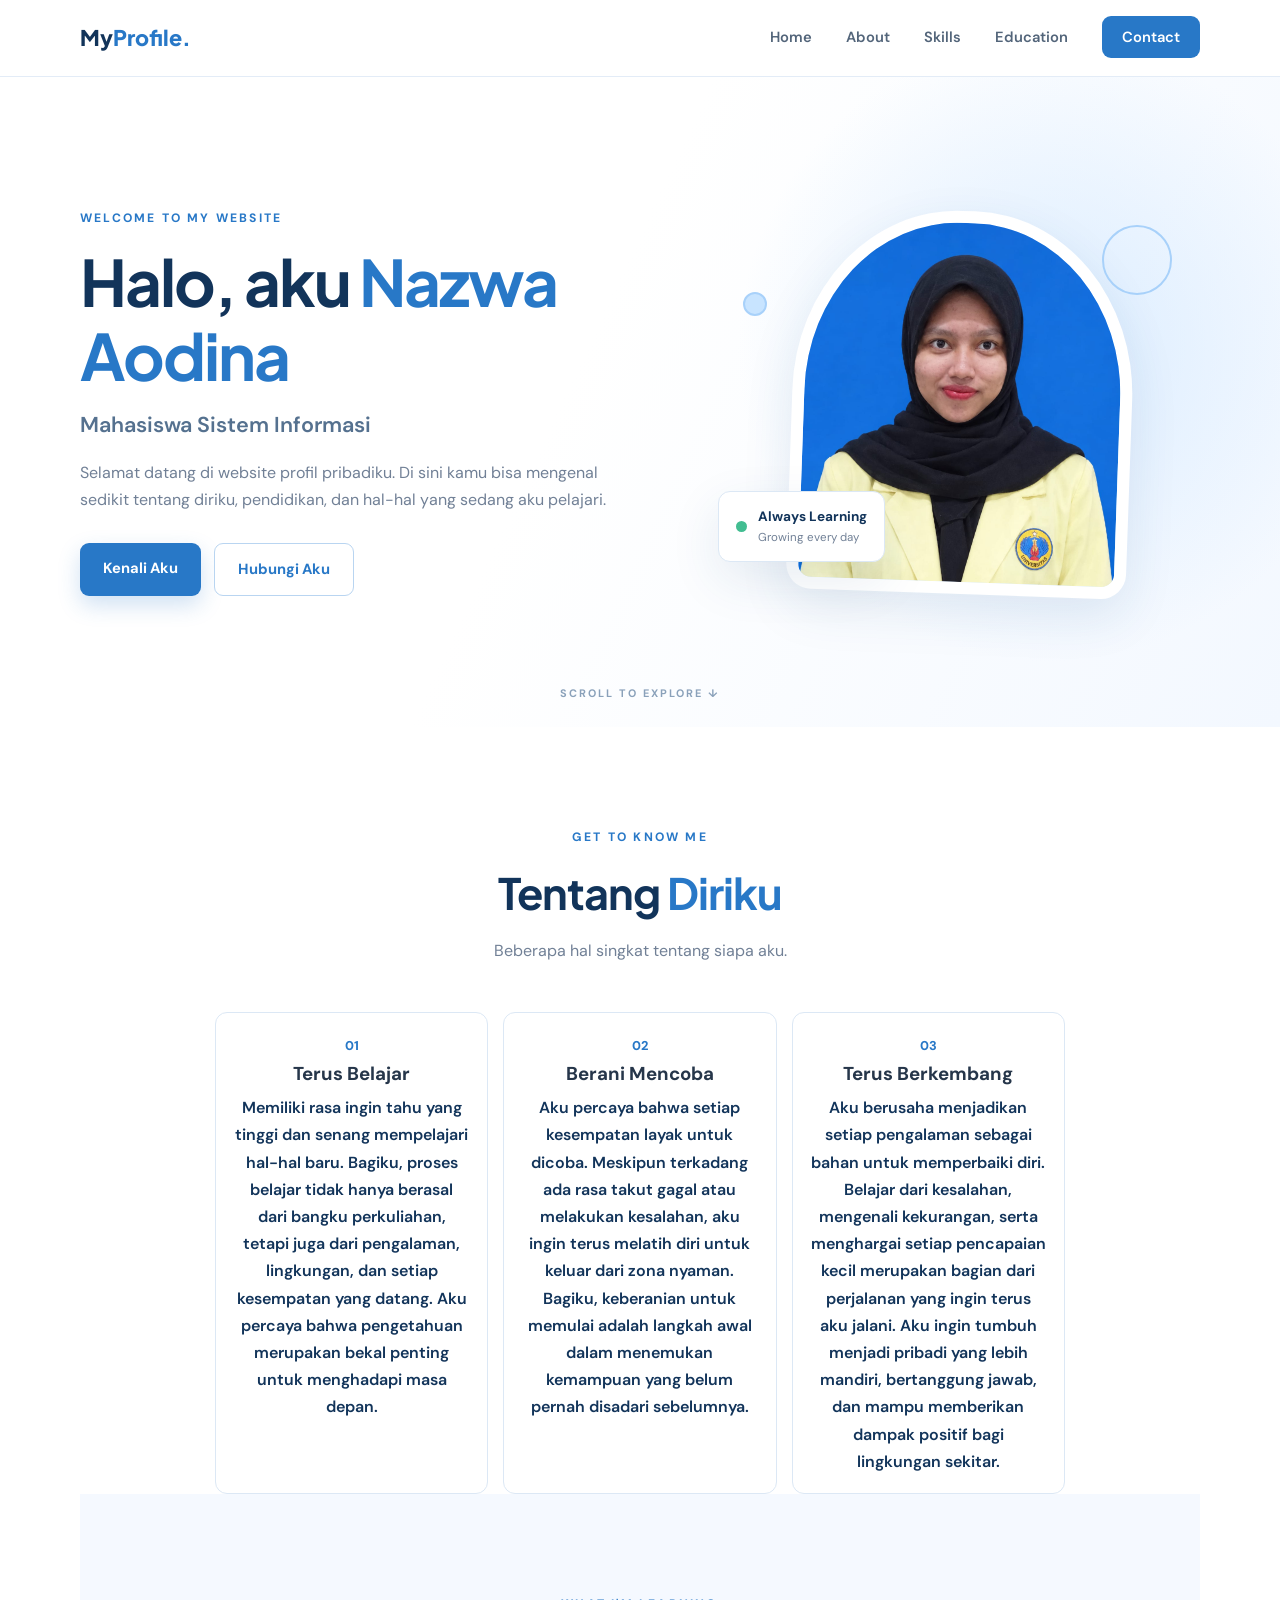
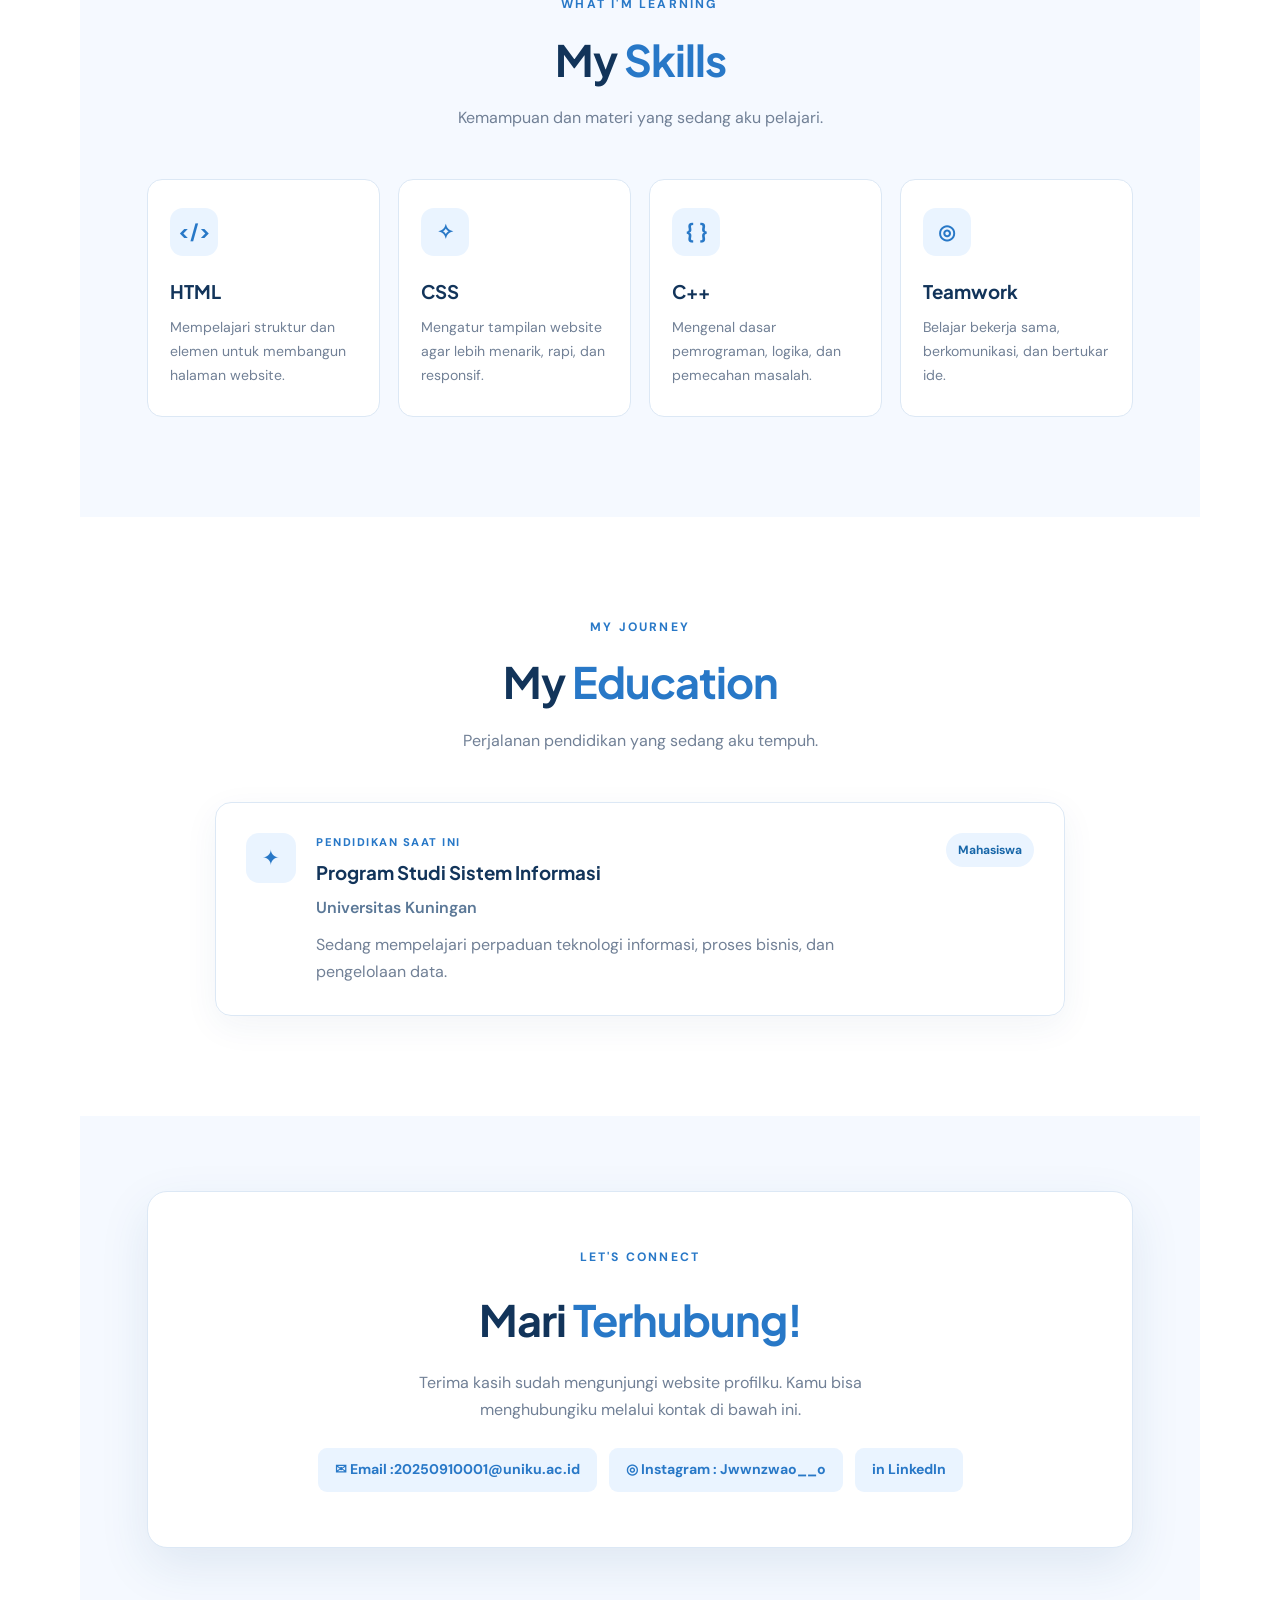
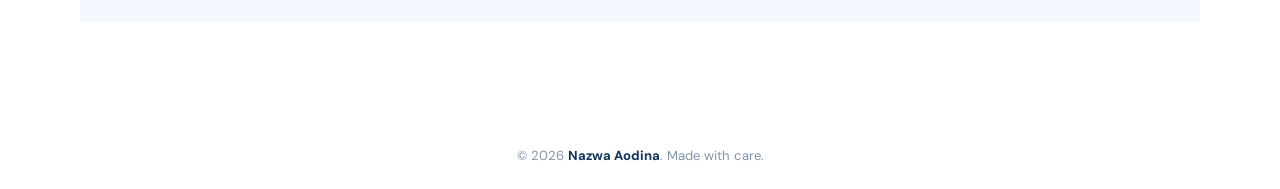
<file: index.html>
<!DOCTYPE html>
<html lang="id">
<head>
    <meta charset="UTF-8">
    <meta name="viewport" content="width=device-width, initial-scale=1.0">
    <meta name="description" content="Website profil pribadi">
    <title>My Profile | Nama Kamu</title>
    <link rel="stylesheet" href="WEB PROFIL-style.css">
</head>
<body>

    <!-- NAVIGASI -->
    <header class="header">
        <nav class="navbar container">
            <a href="#home" class="logo">My<span>Profile.</span></a>

            <input type="checkbox" id="menu-toggle" class="menu-toggle">
            <label for="menu-toggle" class="menu-icon">☰</label>

            <ul class="nav-menu">
                <li><a href="#home">Home</a></li>
                <li><a href="#about">About</a></li>
                <li><a href="#skills">Skills</a></li>
                <li><a href="#education">Education</a></li>
                <li><a href="#contact" class="nav-contact">Contact</a></li>
            </ul>
        </nav>
    </header>

    <main>

        <!-- HOME -->
        <section class="hero section" id="home">
            <div class="container hero-content">

                <div class="hero-text">
                    <p class="eyebrow">WELCOME TO MY WEBSITE</p>

                    <h1>Halo, aku <span>Nazwa Aodina</span></h1>

                    <h2>Mahasiswa Sistem Informasi</h2>

                    <p class="hero-description">
                        Selamat datang di website profil pribadiku.
                        Di sini kamu bisa mengenal sedikit tentang diriku,
                        pendidikan, dan hal-hal yang sedang aku pelajari.
                    </p>

                    <div class="hero-buttons">
                        <a href="#about" class="button button-primary">
                            Kenali Aku
                        </a>

                        <a href="#contact" class="button button-outline">
                            Hubungi Aku
                        </a>
                    </div>
                </div>

                <div class="hero-visual">
                    <div class="photo-frame">
                        <img src="nazwa.jpg.jpeg" alt="Foto profil">
                    </div>

                    <div class="floating-note">
                        <span class="note-dot"></span>
                        <div>
                            <strong>Always Learning</strong>
                            <small>Growing every day</small>
                        </div>
                    </div>

                    <span class="decor decor-one"></span>
                    <span class="decor decor-two"></span>
                </div>

            </div>

            <a href="#about" class="scroll-hint">
                SCROLL TO EXPLORE ↓
            </a>
        </section>

        <!-- ABOUT -->
        <section class="section about-section" id="about">
            <div class="container">

                <div class="section-heading">
                    <p class="eyebrow">GET TO KNOW ME</p>
                    <h2>Tentang <span>Diriku</span></h2>
                    <p>Beberapa hal singkat tentang siapa aku.</p>
                </div>
                
<div class="mini-facts">

    <div class="fact">
        <span>01</span>
        <h3>Terus Belajar</h3>
        <p>
            Memiliki rasa ingin tahu yang tinggi dan senang
            mempelajari hal-hal baru. Bagiku, proses belajar
            tidak hanya berasal dari bangku perkuliahan,
            tetapi juga dari pengalaman, lingkungan, dan
            setiap kesempatan yang datang. Aku percaya
            bahwa pengetahuan merupakan bekal penting
            untuk menghadapi masa depan.
        </p>
    </div>

    <div class="fact">
        <span>02</span>
        <h3>Berani Mencoba</h3>
        <p>
            Aku percaya bahwa setiap kesempatan layak
            untuk dicoba. Meskipun terkadang ada rasa takut
            gagal atau melakukan kesalahan, aku ingin terus
            melatih diri untuk keluar dari zona nyaman.
            Bagiku, keberanian untuk memulai adalah langkah
            awal dalam menemukan kemampuan yang belum
            pernah disadari sebelumnya.
        </p>
    </div>

    <div class="fact">
        <span>03</span>
        <h3>Terus Berkembang</h3>
        <p>
            Aku berusaha menjadikan setiap pengalaman
            sebagai bahan untuk memperbaiki diri. Belajar
            dari kesalahan, mengenali kekurangan, serta
            menghargai setiap pencapaian kecil merupakan
            bagian dari perjalanan yang ingin terus aku jalani.
            Aku ingin tumbuh menjadi pribadi yang lebih mandiri,
            bertanggung jawab, dan mampu memberikan dampak
            positif bagi lingkungan sekitar.
        </p>
    </div>

</div>

        <section class="section skills-section" id="skills">
            <div class="container">

                <div class="section-heading">
                    <p class="eyebrow">WHAT I'M LEARNING</p>
                    <h2>My <span>Skills</span></h2>
                    <p>Kemampuan dan materi yang sedang aku pelajari.</p>
                </div>

                <div class="skills-grid">

                    <article class="skill-card">
                        <div class="skill-symbol">&lt;/&gt;</div>
                        <h3>HTML</h3>
                        <p>
                            Mempelajari struktur dan elemen
                            untuk membangun halaman website.
                        </p>
                    </article>

                    <article class="skill-card">
                        <div class="skill-symbol">✧</div>
                        <h3>CSS</h3>
                        <p>
                            Mengatur tampilan website agar lebih
                            menarik, rapi, dan responsif.
                        </p>
                    </article>

                    <article class="skill-card">
                        <div class="skill-symbol">{ }</div>
                        <h3>C++</h3>
                        <p>
                            Mengenal dasar pemrograman, logika,
                            dan pemecahan masalah.
                        </p>
                    </article>

                    <article class="skill-card">
                        <div class="skill-symbol">◎</div>
                        <h3>Teamwork</h3>
                        <p>
                            Belajar bekerja sama, berkomunikasi,
                            dan bertukar ide.
                        </p>
                    </article>

                </div>
            </div>
        </section>

        <!-- EDUCATION -->
        <section class="section education-section" id="education">
            <div class="container">

                <div class="section-heading">
                    <p class="eyebrow">MY JOURNEY</p>
                    <h2>My <span>Education</span></h2>
                    <p>Perjalanan pendidikan yang sedang aku tempuh.</p>
                </div>

                <div class="education-card">

                    <div class="education-mark">✦</div>

                    <div>
                        <p class="education-label">
                            PENDIDIKAN SAAT INI
                        </p>

                        <h3>Program Studi Sistem Informasi</h3>

                        <p class="education-place">
                            Universitas Kuningan
                        </p>

                        <p class="education-description">
                            Sedang mempelajari perpaduan teknologi informasi,
                            proses bisnis, dan pengelolaan data.
                        </p>
                    </div>

                    <span class="education-status">Mahasiswa</span>

                </div>
            </div>
        </section>

        <!-- CONTACT -->
        <section class="section contact-section" id="contact">
            <div class="container contact-box">

                <p class="eyebrow">LET'S CONNECT</p>

                <h2>Mari <span>Terhubung!</span></h2>

                <p>
                    Terima kasih sudah mengunjungi website profilku.
                    Kamu bisa menghubungiku melalui kontak di bawah ini.
                </p>

                <div class="contact-links">
                    <a href="mailto:emailkamu@example.com">
                        ✉ Email :20250910001@uniku.ac.id
                    </a>

                    <a href="https://www.instagram.com/"
                       target="_blank"
                       rel="noopener noreferrer">
                        ◎ Instagram : Jwwnzwao__o
                    </a>

                    <a href="https://www.linkedin.com/"
                       target="_blank"
                       rel="noopener noreferrer">
                        in LinkedIn
                    </a>
                </div>

            </div>
        </section>

    </main>

    <!-- FOOTER -->
    <footer class="footer">
        <p>© 2026 <strong>Nazwa Aodina</strong>. Made with care.</p>
    </footer>

</body>
</html>
</file>
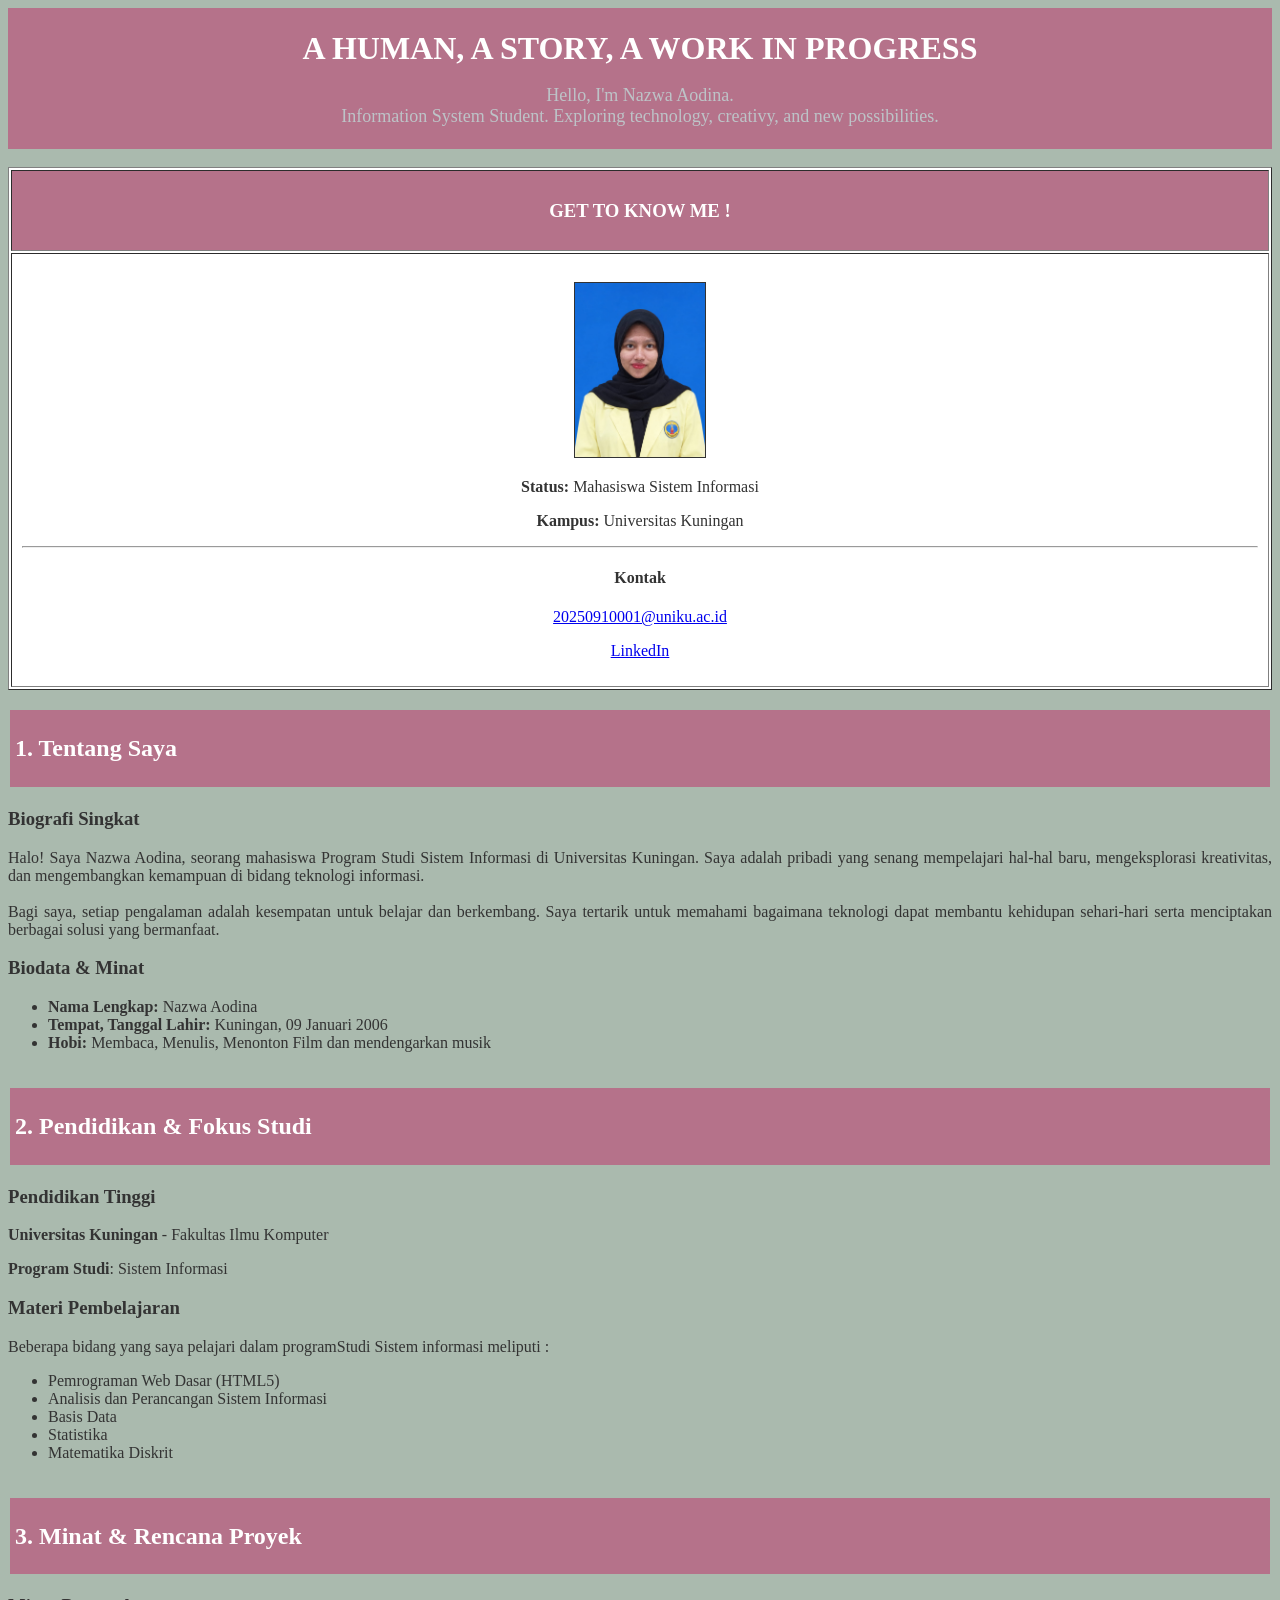
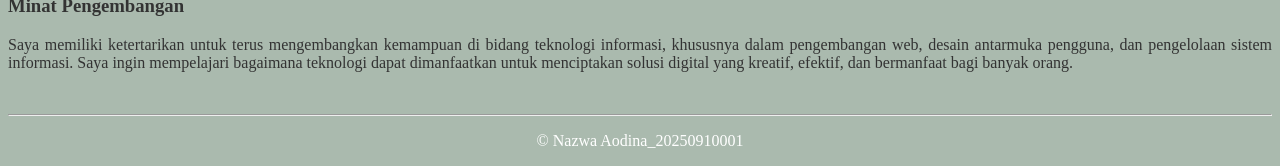
<file: Nazwaaodina.html>
<!DOCTYPE html>
<html lang="id">
<head>
    <meta charset="UTF-8">
    <meta name="viewport" content="width=device-width, initial-scale=1.0">
    <title>Get to Know Nazwa</title>
</head>

<body bgcolor="AABAAE" text="#333333">

    <header>
        <table width="100%" bgcolor="#B5728A" cellpadding="20">
            <tr>
                <td>
                    <center>
                    <font color="#ffffff" size="6"><b>A HUMAN, A STORY, A WORK IN PROGRESS </b></font><br>
                    <br>
                    <font color="#bdc3c7" size="4">Hello, I'm Nazwa Aodina.
                        <br> Information System Student. 
                        Exploring technology, creativy, and new possibilities.
                        </center>
                    </font>
                </td>
            </tr>
        </table>
    </header>

    <br>

   
    <aside>
        <table border="1" cellpadding="10" bgcolor="#ffffff" width="100%">
            <tr>
                <td bgcolor="#B5728A ">
                    <center>
                    <font color="#ffffff"><b><h3>GET TO KNOW ME ! </h3></b></font>
                    </center>
                </td>
            </tr>
            <tr>
                <td align="center">
                    <br>
                    <img src="nazwa.jpg.jpeg" alt="Foto Profil" width="130" border="1">
                    <p><b>Status:</b> Mahasiswa Sistem Informasi</p>
                    <p><b>Kampus:</b> Universitas Kuningan</p>
                    <hr>
                    <h4>Kontak</h4>
                    <p><a href="mailto:email@uniku.ac.id">20250910001@uniku.ac.id</a></p>
                    <p><a href="https://linkedin.com" target="_blank">LinkedIn</a></p>
                </td>
            </tr>
        </table>
    </aside>

    <br>         
    <main>

        <section>
            <table border="0" width="100%" cellpadding="5">
                <tr>
                    <td bgcolor="#B5728A ">
                        <h2><font color="#ffffff">1. Tentang Saya</font></h2>
                    </td>
                </tr>
            </table>
            <article>
                <h3>Biografi Singkat</h3>
                <p align="justify">
                    Halo! Saya Nazwa Aodina, seorang mahasiswa Program Studi
    Sistem Informasi di Universitas Kuningan. Saya adalah pribadi
    yang senang mempelajari hal-hal baru, mengeksplorasi kreativitas,
    dan mengembangkan kemampuan di bidang teknologi informasi.

    <br> 
    <br>
    Bagi saya, setiap pengalaman adalah kesempatan untuk belajar
    dan berkembang. Saya tertarik untuk memahami bagaimana teknologi
    dapat membantu kehidupan sehari-hari serta menciptakan berbagai
    solusi yang bermanfaat.
                </p>
                <h3>Biodata & Minat</h3>
    <ul>
        <li><b>Nama Lengkap:</b> Nazwa Aodina</li>
        <li><b>Tempat, Tanggal Lahir:</b> Kuningan, 09 Januari 2006</li>
        <li><b>Hobi:</b> Membaca, Menulis, Menonton Film dan mendengarkan musik</li>
    </ul>
</article>
            </article>
        </section>

        <br>

        <section>
            <table border="0" width="100%" cellpadding="5">
                <tr>
                    <td bgcolor="#B5728A">
                        <h2><font color="#ffffff">2. Pendidikan & Fokus Studi</font></h2>
                    </td>
                </tr>
            </table>
            
            <article>
                <h3>Pendidikan Tinggi</h3>
                <p><b>Universitas Kuningan</b> - Fakultas Ilmu Komputer</p>
                <p><b>Program Studi</b>: Sistem Informasi</p>
            </article>

            <article>
                <h3>Materi Pembelajaran</h3>
                <p>Beberapa bidang yang saya pelajari dalam programStudi Sistem informasi meliputi :</p>
                <ul>
                    <li>Pemrograman Web Dasar (HTML5)</li>
                    <li>Analisis dan Perancangan Sistem Informasi</li>
                    <li>Basis Data</li>
                    <li> Statistika</li>
                    <li> Matematika Diskrit</li>
                </ul>
            </article>
        </section>

        <br>

        <section>
            <table border="0" width="100%" cellpadding="5">
                <tr>
                    <td bgcolor="#B5728A">
                        <h2><font color="#ffffff">3. Minat & Rencana Proyek</font></h2>
                    </td>
                </tr>
            </table>
            <article>
                <h3>Minat Pengembangan</h3>
                <p align="justify">
                Saya memiliki ketertarikan untuk terus mengembangkan kemampuan
    di bidang teknologi informasi, khususnya dalam pengembangan web,
    desain antarmuka pengguna, dan pengelolaan sistem informasi.
    Saya ingin mempelajari bagaimana teknologi dapat dimanfaatkan
    untuk menciptakan solusi digital yang kreatif, efektif, dan
    bermanfaat bagi banyak orang.
                </p>
            </article>
        </section>

    </main>

    <br>
    <hr>

    <footer>
        <p align="center"><font color="#ffffff">&copy; Nazwa Aodina_20250910001</font></p>
    </footer>

</body>
</html>
</file>
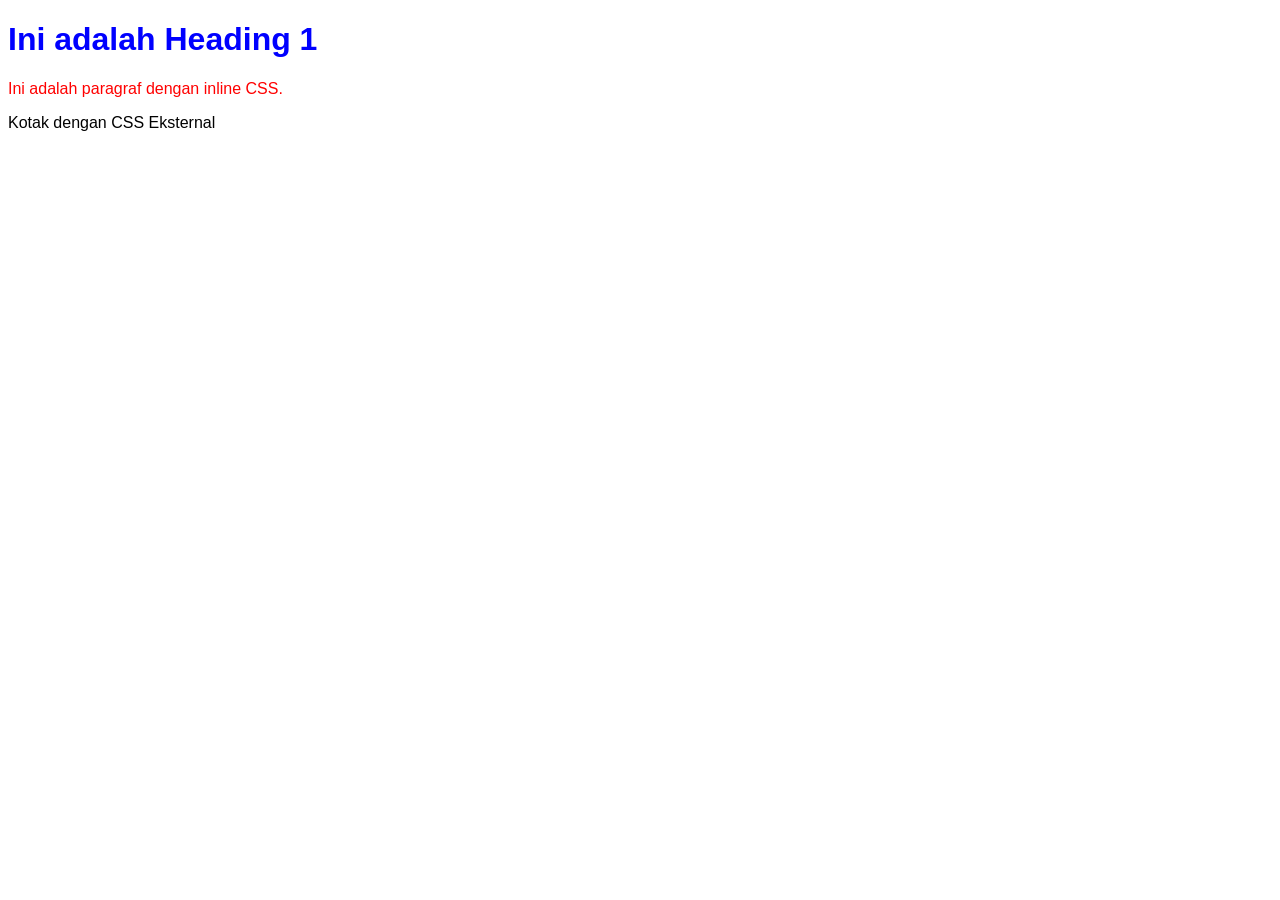
<file: Modul 3/Latihan03_01.html>
<!--index.html-->
<!DOCTYPE html>
<html lang="en">
    <head>
        <meta charset="UTF-8">
        <meta name="viewport" content="width=device-width, initial-scale=1.0">
        <title> Praktikum CSS</title>
        <!--Internal CSS-->
        <style>
            body {
                font-family: Arial, sans-serif;
            }
            h1 {
                color:blue;
            }
        </style>
        <!--External CSS-->
        <link rel="stylesheet" hre="style.css">
    </head>
    <body>
        <h1>Ini adalah Heading 1</h1>
        <p style="color:red;"> Ini adalah paragraf dengan inline CSS.</p>
        <div class="kotak"> Kotak dengan CSS Eksternal</div>
    </body>
</html>
</file>
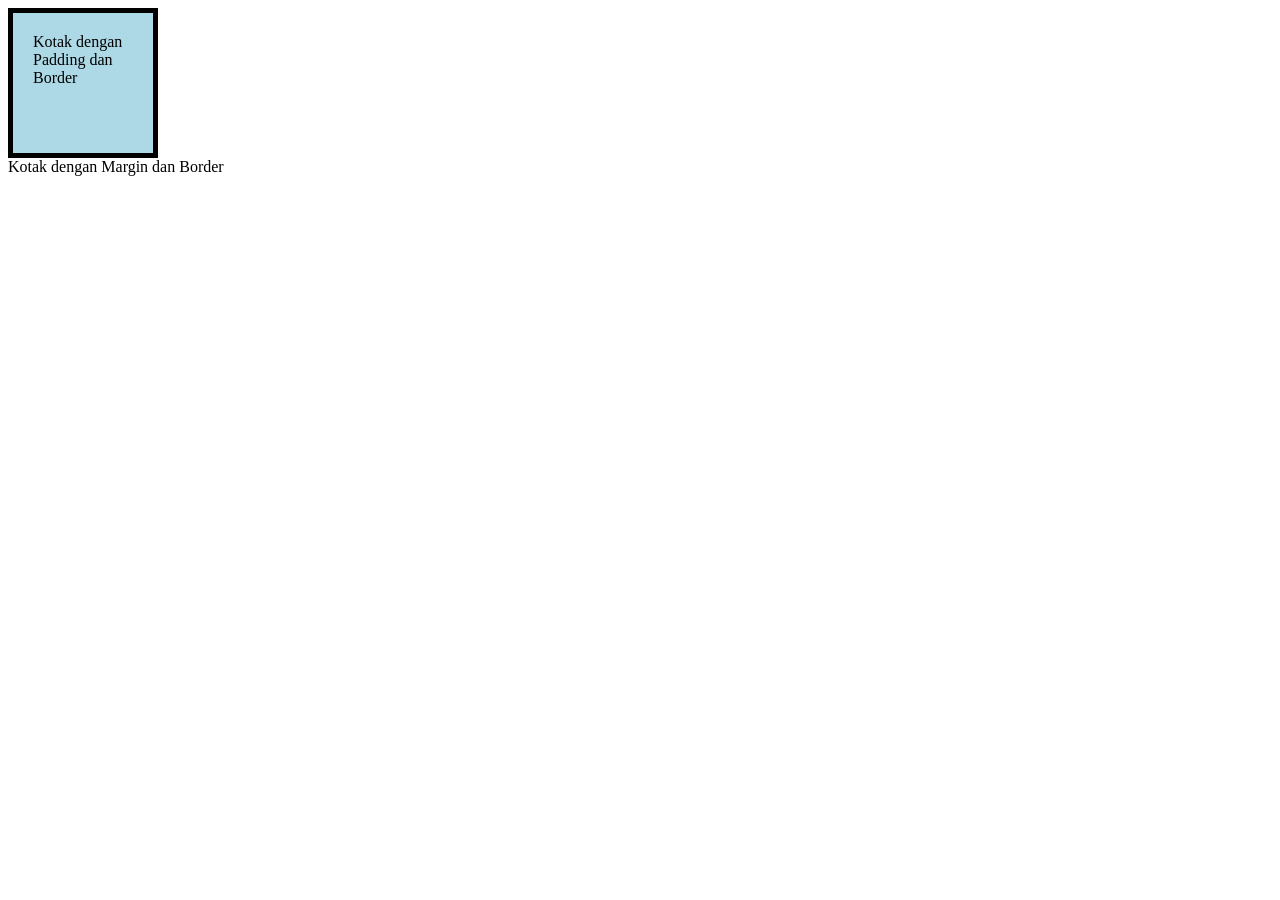
<file: Modul 3/Latihan03_03.html>
<!DOCTYPE html>
<html lang="en">
    <head>
        <meta charset="UTF-8">
        <meta name="viewport" content="width=device-width,initial-scale=1.0">
        <title>Praktikum Box Model</title>
        <link rel="stylesheet" href="stylesheet_03_03.css">
    </head>
    <body>
        <div class="kotak">Kotak dengan Padding dan Border</div>
        <div class="Kotak">Kotak dengan Margin dan Border</div>
    </body>
    </html>
</file>
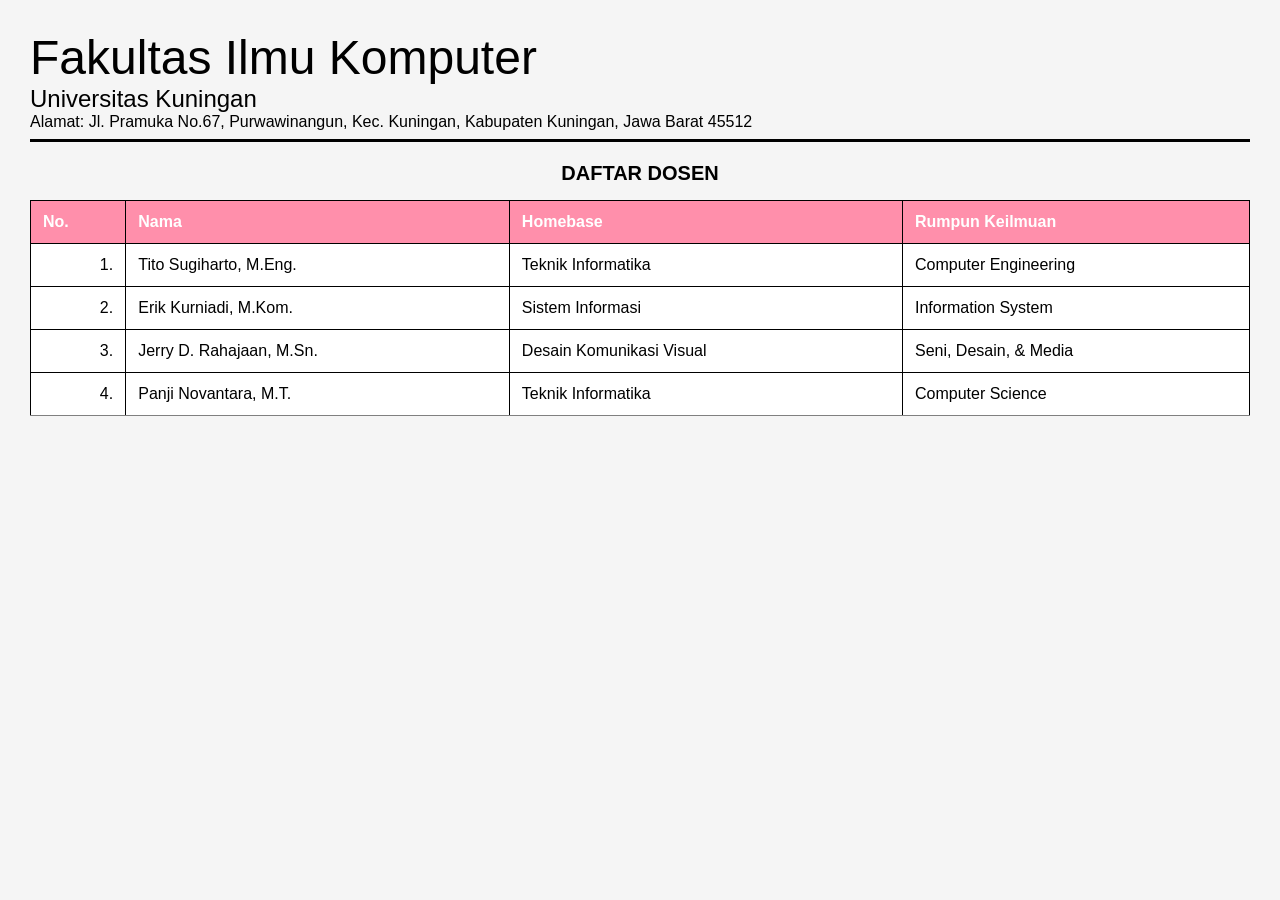
<file: Nazwa Aodina_20250910001/latihan_01_04.html>
<!DOCTYPE html>
<html lang="en">
<head>
    <meta charset="UTF-8">
    <meta name="viewport" content="width=device-width, initial-scale=1.0">
    <title>Latihan 04</title>
    <link rel="stylesheet" href="latihan_01_04-style.css">
</head>
<body>
    <font size="7">Fakultas Ilmu Komputer</font> <br>
    <font size="5">Universitas Kuningan</font> <br>
    <font size="3">
        Alamat: Jl. Pramuka No.67, Purwawinangun,
        Kec. Kuningan, Kabupaten Kuningan, Jawa Barat 45512</font>
    <hr size="3">
    <table border="1">
        <caption><strong>DAFTAR DOSEN</strong></caption>
        <tr>
            <th>No.</th>
            <th>Nama</th>
            <th>Homebase</th>
            <th>Rumpun Keilmuan</th>
        </tr>
        <tr>
            <td align="right">1.</td>
            <td>Tito Sugiharto, M.Eng.</td>
            <td>Teknik Informatika</td>
            <td>Computer Engineering</td>
        </tr>
        <tr>
            <td align="right">2.</td>
            <td>Erik Kurniadi, M.Kom.</td>
            <td>Sistem Informasi</td>
            <td>Information System</td>
        </tr>
        <tr>
            <td align="right">3.</td>
            <td>Jerry D. Rahajaan, M.Sn.</td>
            <td>Desain Komunikasi Visual</td>
            <td>Seni, Desain, & Media</td>
        </tr>
        <tr>
            <td align="right">4.</td>
            <td>Panji Novantara, M.T.</td>
            <td>Teknik Informatika</td>
            <td>Computer Science</td>
        </tr>
        <tr>
            <td align="right
</file>
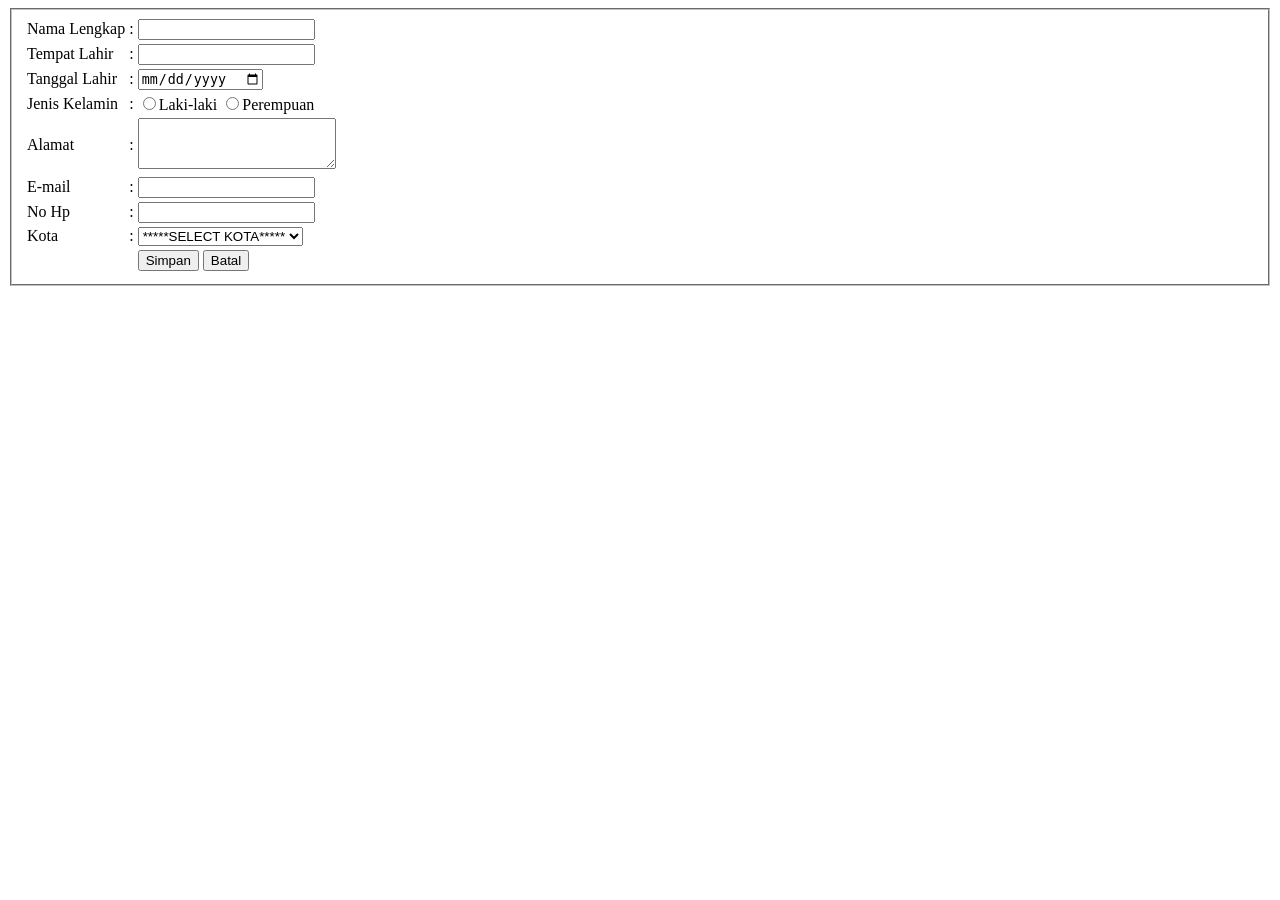
<file: Nazwa Aodina_20250910001/latihan_01_05.html>
<!DOCTYPE html>
<html lang="en">
    <head>
        <meta charset="UTF-8">
        <meta name="viewport" content="width=device-width, initial-scale=1.0">
        <title>Latihan 5</title>
        <link rel="stylesheet" href="latihan_01_05.html">
    </head>
    <body>
        <form action="">
            <fieldset>
                <table>
                    <tr>
                        <td>Nama Lengkap</td>
                        <td>:</td>
                        <td><input type="text"></td>
                    </tr>
                    <tr>
                        <td>Tempat Lahir</td>
                        <td>:</td>
                        <td><input type="text"></td>
                    </tr>
                    <tr>
                        <td>Tanggal Lahir</td>
                        <td>:</td>
                        <td><input type="Date"></td>
                    </tr>
                    <tr>
                        <td>Jenis Kelamin</td>
                        <td>:</td>
                        <td>
                            <input type="radio" name="jenis_kelamin" value="laki-laki">Laki-laki
                            <input type="radio" name="jenis_kelamin" value="perempuan">Perempuan
                        </td>
                    </tr>
                    <tr>
                        <td>Alamat</td>
                        <td>:</td>
                        <td><textarea cols="22" rows="3"></textarea></td>
                    </tr>
                    <tr>
                        <td>E-mail</td>
                        <td>:</td>
                        <td><input type="email"></td>
                    </tr>
                    <tr>
                        <td>No Hp</td>
                        <td>:</td>
                        <td><input type="number"></td>
                    </tr>
                    <tr>
                        <td>Kota</td>
                        <td>:</td>
                        <td>
                            <select>
                                <option>*****SELECT KOTA*****</option>
                                <option>Bogor</option>
                                <option>Jakarta</option>
                                <option>Bekasi</option>
                                <option>Tangerang</option>
                                <option>Depok</option>
                                <option>cikarang</option>
                                <option>Banten</option>
                            </select>
                        </td>
                    </tr>
                    <tr>
                        <td>&nbsp;</td>
                        <td>&nbsp;</td>
                        <td>
                            <input type="submit" name="submit" value="Simpan"/>
                            <input type="reset" name="reset" value="Batal"/>
                        </td>
                    </tr>
                </table>
            </fieldset>
        </form>
    </body>
</html>
</file>
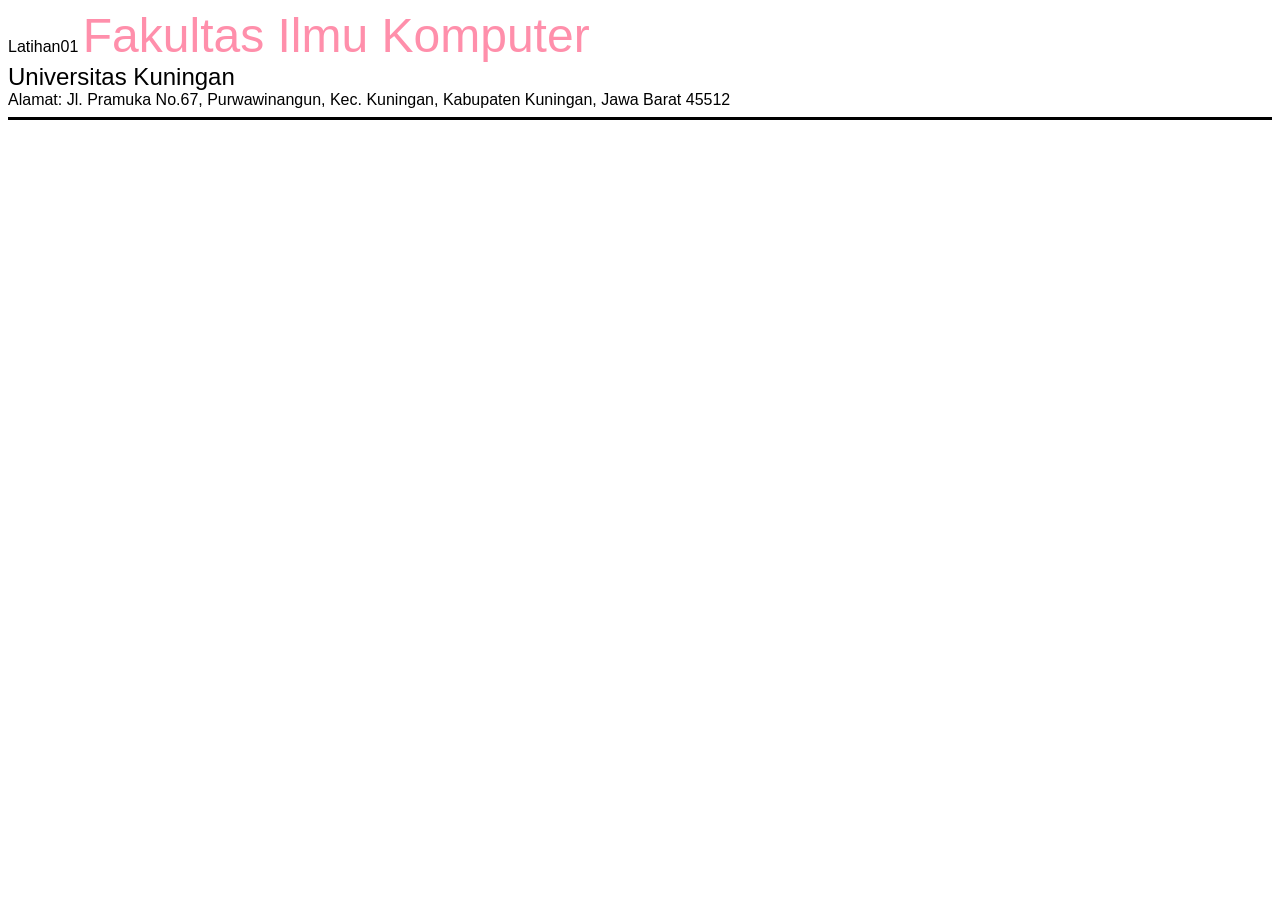
<file: Nazwa Aodina_20250910001/modul_01.html>
<!DOCTYPE html>
<html lang="en">
    <head>
        <meta charset="UTF-8">
        <meta name="viewport" content="width=device-width, initial-scale=1.0">
        <litle> Latihan01</litle>

        <link rel="stylesheet" href="modul01-style.css">
    </head>
    <body>
        <font face="arial" color="FF8FAB" size="7">Fakultas Ilmu Komputer</font> <br>
        <font size="5">Universitas Kuningan</font> <br>
        <font size="3">
            Alamat: Jl. Pramuka No.67, Purwawinangun, 
            Kec. Kuningan, Kabupaten Kuningan, Jawa Barat 45512</font>
            <hr size="3">
    </body>
    </html>
</file>
<file: WEB PROFIL-style.css>
@import url('https://fonts.googleapis.com/css2?family=DM+Sans:wght@400;500;600;700&family=Plus+Jakarta+Sans:wght@500;600;700;800&display=swap');

:root {
    --navy: #12345a;
    --blue: #2878c7;
    --light-blue: #eaf4ff;
    --pale-blue: #f5f9ff;
    --text: #26364a;
    --muted: #718096;
    --white: #ffffff;
    --border: #dce8f5;
    --shadow: 0 18px 50px rgba(26, 76, 125, 0.10);
}

* {
    margin: 0;
    padding: 0;
    box-sizing: border-box;
    scroll-behavior: smooth;
}

body {
    font-family: 'DM Sans', sans-serif;
    color: var(--text);
    background: var(--white);
    line-height: 1.7;
}

a {
    text-decoration: none;
    color: inherit;
}

.container {
    width: min(1120px, 88%);
    margin: 0 auto;
}

.section {
    padding: 100px 0;
}


/* =========================
   NAVIGASI
========================= */

.header {
    position: sticky;
    top: 0;
    z-index: 100;
    background: rgba(255, 255, 255, 0.94);
    backdrop-filter: blur(12px);
    border-bottom: 1px solid rgba(220, 232, 245, 0.8);
}

.navbar {
    min-height: 76px;
    display: flex;
    justify-content: space-between;
    align-items: center;
}

.logo {
    font-family: 'Plus Jakarta Sans', sans-serif;
    font-size: 1.35rem;
    font-weight: 800;
    color: var(--navy);
}

.logo span,
.hero-text h1 span,
.section-heading h2 span,
.contact-box h2 span {
    color: var(--blue);
}

.nav-menu {
    display: flex;
    align-items: center;
    gap: 34px;
    list-style: none;
    color: #53657a;
    font-size: 0.92rem;
    font-weight: 600;
}

.nav-menu a {
    transition: color 0.2s ease;
}

.nav-menu a:hover {
    color: var(--blue);
}

.nav-menu .nav-contact {
    padding: 11px 20px;
    color: var(--white);
    background: var(--blue);
    border-radius: 9px;
}

.menu-toggle,
.menu-icon {
    display: none;
}


/* =========================
   HOME / HERO
========================= */

.hero {
    min-height: 650px;
    display: flex;
    align-items: center;
    position: relative;
    overflow: hidden;

    background:
        radial-gradient(
            circle at 82% 42%,
            rgba(194, 224, 255, 0.55),
            transparent 28%
        ),
        linear-gradient(115deg, #ffffff 45%, #f3f8ff 100%);
}

.hero-content {
    display: grid;
    grid-template-columns: 1.1fr 0.9fr;
    align-items: center;
    gap: 60px;
}

.eyebrow {
    color: var(--blue);
    font-size: 0.76rem;
    font-weight: 700;
    letter-spacing: 2.2px;
    margin-bottom: 15px;
}

.hero-text h1 {
    color: var(--navy);
    font-family: 'Plus Jakarta Sans', sans-serif;
    font-size: clamp(2.5rem, 5vw, 4.3rem);
    line-height: 1.16;
    letter-spacing: -2px;
}

.hero-text h2 {
    color: #55718f;
    font-size: 1.35rem;
    font-weight: 600;
    margin: 15px 0;
}

.hero-description {
    max-width: 540px;
    color: var(--muted);
    margin-bottom: 30px;
}

.hero-buttons {
    display: flex;
    flex-wrap: wrap;
    gap: 13px;
}

.button {
    display: inline-block;
    padding: 13px 23px;
    border-radius: 9px;
    font-weight: 700;
    font-size: 0.92rem;
    transition: transform 0.2s ease, box-shadow 0.2s ease;
}

.button:hover {
    transform: translateY(-3px);
}

.button-primary {
    color: var(--white);
    background: var(--blue);
    box-shadow: 0 9px 22px rgba(40, 120, 199, 0.22);
}

.button-outline {
    color: var(--blue);
    border: 1px solid #b9d5f1;
    background: var(--white);
}


/* FOTO PROFIL */

.hero-visual {
    min-height: 390px;
    position: relative;
    display: flex;
    align-items: center;
    justify-content: center;
}

.photo-frame {
    width: min(340px, 85%);
    aspect-ratio: 4 / 4.5;
    overflow: hidden;
    border: 12px solid var(--white);
    border-radius: 48% 48% 25px 25px;
    background: #dceeff;
    box-shadow: var(--shadow);
    transform: rotate(2deg);
}

.photo-frame img {
    display: block;
    width: 100%;
    height: 100%;
    object-fit: cover;
}


/* KOTAK KECIL FOTO */

.floating-note {
    position: absolute;
    left: -5px;
    bottom: 35px;
    display: flex;
    align-items: center;
    gap: 11px;
    padding: 13px 17px;
    background: var(--white);
    border: 1px solid var(--border);
    border-radius: 12px;
    box-shadow: var(--shadow);
}

.note-dot {
    width: 11px;
    height: 11px;
    background: #42bd91;
    border-radius: 50%;
}

.floating-note strong,
.floating-note small {
    display: block;
}

.floating-note strong {
    color: var(--navy);
    font-size: 0.85rem;
}

.floating-note small {
    color: var(--muted);
    font-size: 0.72rem;
}

.decor {
    position: absolute;
    border: 2px solid #a8d1fa;
    border-radius: 50%;
    z-index: 0;
}

.decor-one {
    width: 70px;
    height: 70px;
    top: 18px;
    right: 28px;
}

.decor-two {
    width: 24px;
    height: 24px;
    top: 85px;
    left: 20px;
    background: #c8e4ff;
}

.scroll-hint {
    position: absolute;
    bottom: 25px;
    left: 50%;
    transform: translateX(-50%);
    color: #8aa1ba;
    font-size: 0.68rem;
    letter-spacing: 2px;
    font-weight: 700;
}


/* =========================
   JUDUL SECTION
========================= */

.section-heading {
    text-align: center;
    margin-bottom: 48px;
}

.section-heading .eyebrow {
    margin-bottom: 8px;
}

.section-heading h2,
.contact-box h2 {
    color: var(--navy);
    font-family: 'Plus Jakarta Sans', sans-serif;
    font-size: clamp(2rem, 4vw, 2.7rem);
    letter-spacing: -1px;
}

.section-heading > p:last-child {
    color: var(--muted);
    margin-top: 8px;
}


/* =========================
   ABOUT
========================= */

.about-section {
    background: var(--white);
}

.about-card {
    max-width: 850px;
    margin: 0 auto;
    display: flex;
    gap: 24px;
    padding: 35px;
    background: var(--pale-blue);
    border: 1px solid var(--border);
    border-radius: 18px;
}

.about-icon {
    flex: 0 0 52px;
    width: 52px;
    height: 52px;
    display: grid;
    place-items: center;
    color: var(--white);
    background: var(--blue);
    border-radius: 14px;
    font-size: 1.4rem;
}

.about-card h3 {
    color: var(--navy);
    font-family: 'Plus Jakarta Sans', sans-serif;
    margin-bottom: 10px;
}

.about-card p {
    color: var(--muted);
    margin-bottom: 10px;
}

.mini-facts {
    max-width: 850px;
    margin: 22px auto 0;
    display: grid;
    grid-template-columns: repeat(3, 1fr);
    gap: 15px;
}

.fact {
    padding: 18px;
    border: 1px solid var(--border);
    border-radius: 12px;
    text-align: center;
}

.fact span {
    color: var(--blue);
    font-weight: 800;
    font-size: 0.8rem;
}

.fact p {
    color: var(--navy);
    font-weight: 600;
    margin-top: 4px;
}


/* =========================
   SKILLS
========================= */

.skills-section {
    background: var(--pale-blue);
}

.skills-grid {
    display: grid;
    grid-template-columns: repeat(4, 1fr);
    gap: 18px;
}

.skill-card {
    padding: 28px 22px;
    background: var(--white);
    border: 1px solid var(--border);
    border-radius: 15px;
    transition: transform 0.25s ease, box-shadow 0.25s ease;
}

.skill-card:hover {
    transform: translateY(-7px);
    box-shadow: var(--shadow);
}

.skill-symbol {
    width: 48px;
    height: 48px;
    display: grid;
    place-items: center;
    margin-bottom: 20px;
    color: var(--blue);
    background: var(--light-blue);
    border-radius: 13px;
    font-size: 1.25rem;
    font-weight: 800;
}

.skill-card h3 {
    color: var(--navy);
    font-family: 'Plus Jakarta Sans', sans-serif;
    margin-bottom: 8px;
}

.skill-card p {
    color: var(--muted);
    font-size: 0.88rem;
}


/* =========================
   EDUCATION
========================= */

.education-section {
    background: var(--white);
}

.education-card {
    max-width: 850px;
    margin: 0 auto;
    padding: 30px;
    display: flex;
    align-items: flex-start;
    gap: 20px;
    border: 1px solid var(--border);
    border-radius: 16px;
    box-shadow: 0 10px 35px rgba(26, 76, 125, 0.06);
}

.education-mark {
    flex: 0 0 50px;
    height: 50px;
    display: grid;
    place-items: center;
    color: var(--blue);
    background: var(--light-blue);
    border-radius: 13px;
    font-size: 1.3rem;
}

.education-label {
    color: var(--blue);
    font-size: 0.7rem;
    font-weight: 800;
    letter-spacing: 1.5px;
}

.education-card h3 {
    color: var(--navy);
    font-family: 'Plus Jakarta Sans', sans-serif;
    margin: 5px 0;
}

.education-place {
    color: #5b7897;
    font-weight: 600;
}

.education-description {
    color: var(--muted);
    margin-top: 10px;
}

.education-status {
    margin-left: auto;
    white-space: nowrap;
    padding: 7px 12px;
    color: #1766a8;
    background: var(--light-blue);
    border-radius: 20px;
    font-size: 0.75rem;
    font-weight: 700;
}


/* =========================
   CONTACT
========================= */

.contact-section {
    padding-top: 75px;
    padding-bottom: 75px;
    background: var(--pale-blue);
}

.contact-box {
    text-align: center;
    padding: 55px 25px;
    background: var(--white);
    border: 1px solid var(--border);
    border-radius: 20px;
    box-shadow: var(--shadow);
}

.contact-box > p:not(.eyebrow) {
    max-width: 560px;
    margin: 12px auto 25px;
    color: var(--muted);
}

.contact-links {
    display: flex;
    justify-content: center;
    flex-wrap: wrap;
    gap: 12px;
}

.contact-links a {
    padding: 10px 17px;
    color: var(--blue);
    background: var(--light-blue);
    border-radius: 9px;
    font-size: 0.88rem;
    font-weight: 700;
    transition: background 0.2s ease;
}

.contact-links a:hover {
    background: #d7eaff;
}


/* =========================
   FOOTER
========================= */

.footer {
    padding: 22px;
    text-align: center;
    color: #8294a8;
    background: var(--white);
    font-size: 0.82rem;
}

.footer strong {
    color: var(--navy);
}


/* =========================
   RESPONSIVE / TAMPILAN HP
========================= */

@media (max-width: 900px) {

    .hero-content {
        gap: 25px;
    }

    .skills-grid {
        grid-template-columns: repeat(2, 1fr);
    }

    .nav-menu {
        gap: 18px;
    }
}


@media (max-width: 680px) {

    .section {
        padding: 75px 0;
    }

    .navbar {
        min-height: 68px;
        flex-wrap: wrap;
    }

    .menu-icon {
        display: block;
        color: var(--navy);
        font-size: 1.7rem;
        cursor: pointer;
    }

    .nav-menu {
        display: none;
        width: 100%;
        padding: 12px 0 20px;
        flex-direction: column;
        align-items: flex-start;
        gap: 15px;
    }

    .menu-toggle:checked ~ .nav-menu {
        display: flex;
    }

    .hero {
        min-height: auto;
        padding-top: 65px;
        padding-bottom: 75px;
    }

    .hero-content {
        grid-template-columns: 1fr;
        text-align: center;
    }

    .hero-description {
        margin-left: auto;
        margin-right: auto;
    }

    .hero-buttons {
        justify-content: center;
    }

    .hero-visual {
        min-height: 340px;
        margin-top: 15px;
    }

    .photo-frame {
        width: 260px;
    }

    .floating-note {
        left: 0;
        bottom: 15px;
    }

    .scroll-hint {
        display: none;
    }

    .about-card {
        padding: 24px;
        flex-direction: column;
    }

    .mini-facts {
        grid-template-columns: 1fr;
    }

    .education-card {
        flex-wrap: wrap;
        padding: 23px;
    }

    .education-status {
        margin-left: 70px;
    }

    .contact-box {
        padding: 40px 18px;
    }
}


@media (max-width: 420px) {

    .skills-grid {
        grid-template-columns: 1fr;
    }

    .hero-text h1 {
        font-size: 2.35rem;
    }

    .hero-text h2 {
        font-size: 1.1rem;
        /* Membuat bagian mini facts sejajar ke samping */

.mini-facts {
    display: grid;
    grid-template-columns: repeat(3, 1fr);
    gap: 25px;
    width: 100%;
}

.fact {
    width: 100%;
    box-sizing: border-box;
}

@media (max-width: 768px) {
    .mini-facts {
        grid-template-columns: 1fr;
    }
}

    }
}
</file>
<file: Modul 3/stylesheet_03_03.css>
.kotak {
    width: 100px;
    height: 100px;
    background-color: lightblue;
}
.kotak:first-of-type{
    padding: 20px;
    border: 5px solid black;
}
.kotak:last-of-type{
    margin: 20px;
    border: 5px solid black;
}
</file>
<file: Nazwa Aodina_20250910001/latihan_01_04-style.css>
body {
    font-family: Arial, sans-serif;
    margin: 30px;
    background-color: #f5f5f5;
}

header {
    text-align: center;
}

h1 {
    font-size: 35px;
    font-weight: normal;
    margin-bottom: 5px;
}

h2 {
    font-size: 25px;
    font-weight: normal;
    margin-top: 5px;
}

p {
    font-size: 16px;
}

hr {
    border: none;
    height: 3px;
    background-color: black;
}

table {
    width: 100%;
    border-collapse: collapse;
    background-color: white;
    margin-top: 20px;
}

caption {
    font-size: 20px;
    margin-bottom: 15px;
}

th, td {
    border: 1px solid black;
    padding: 12px;
    text-align: left;
}

th {
    background-color: #FF8FAB;
    color: white;
}

td:first-child {
    text-align: right;
}
</file>
<file: Nazwa Aodina_20250910001/modul01-style.css>
body {
    font-family: Arial;
}

h1 {
    color: #FF8FAB;
    font-size: 40px;
    font-weight: normal;
}

h2 {
    font-size: 30px;
    font-weight: normal;
}

p {
    font-size: 18px;
}

hr {
    border: none;
    height: 3px;
    background-color: black;
}
</file>
